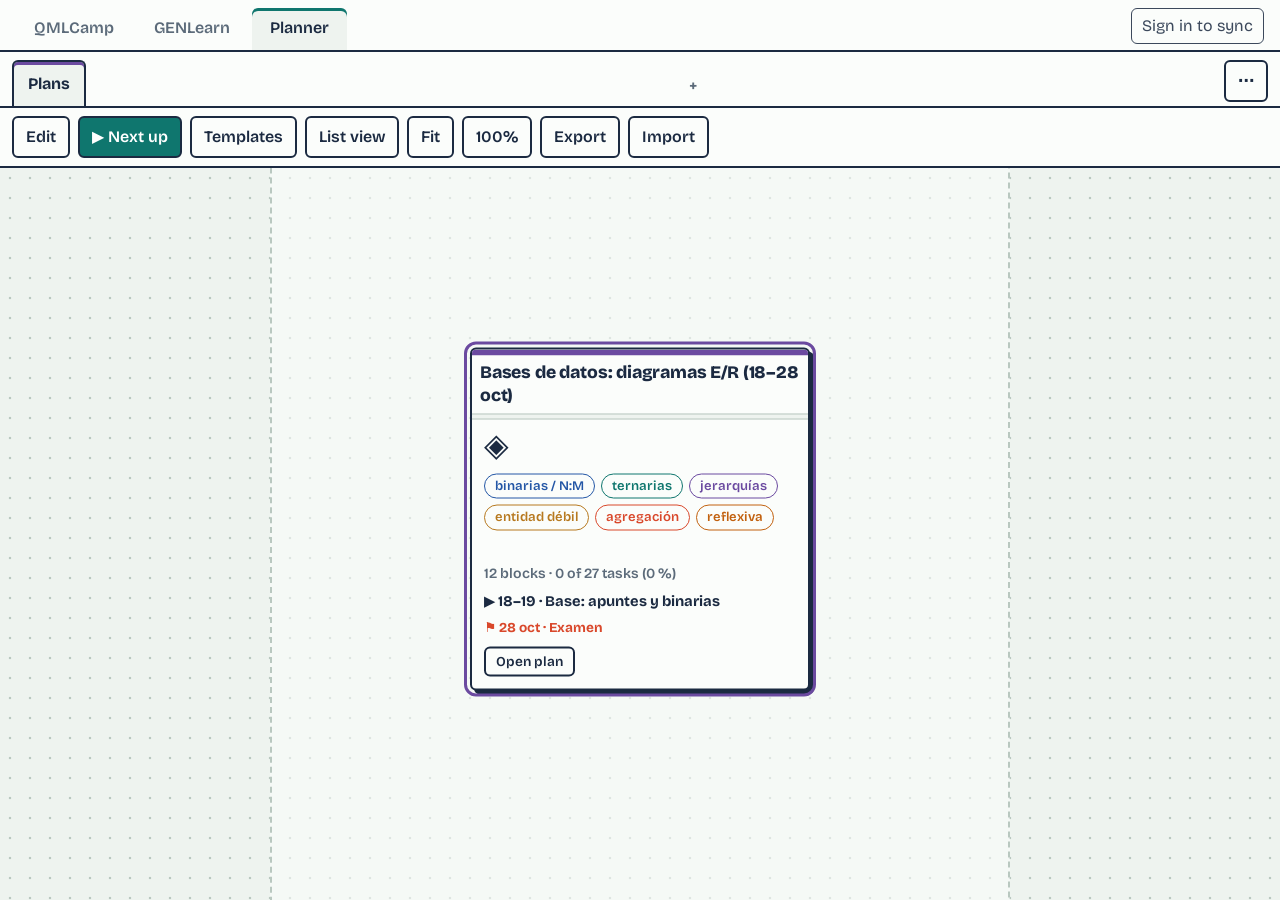
<file: planner/index.html>
<!DOCTYPE html>
<html lang="es">
  <head>
    <meta charset="utf-8">
    <meta name="viewport" content="width=device-width, initial-scale=1">
    <title>Planner</title>
    <link rel="stylesheet" href="https://fonts.googleapis.com/css2?family=Bricolage+Grotesque:wght@400;600;800&display=swap">
    <link rel="stylesheet" href="planner.css">
  </head>
  <body>
    <nav class="tabs" aria-label="Sites">
      <a href="../index.html">QMLCamp</a>
      <a href="../genlearn/index.html">GENLearn</a>
      <a href="index.html" class="on" aria-current="page">Planner</a>
    </nav>
    <div id="notice" class="notice" role="status" hidden></div>
    <div id="cats" class="cats"></div>
    <div id="toolbar" class="bar tool" role="toolbar" aria-label="Planner tools"></div>
    <main id="view" class="stage"></main>
    <script src="../js/ui.js"></script>
    <script src="../js/sync-config.js"></script>
    <script src="../js/sync.js"></script>
    <script src="core/registry.js"></script>
    <script src="modules/tasks.js"></script>
    <script src="modules/note.js"></script>
    <script src="modules/links.js"></script>
    <script src="modules/list.js"></script>
    <script src="modules/time.js"></script>
    <script src="modules/milestone.js"></script>
    <script src="modules/heading.js"></script>
    <script src="modules/markdown-note.js"></script>
    <script src="modules/date-countdown.js"></script>
    <script src="modules/progress.js"></script>
    <script src="modules/table.js"></script>
    <script src="modules/code.js"></script>
    <script src="modules/quote.js"></script>
    <script src="modules/image.js"></script>
    <script src="modules/rating.js"></script>
    <script src="modules/habit-row.js"></script>
    <script src="modules/card-link.js"></script>
    <script src="modules/divider.js"></script>
    <script src="modules/file-ref.js"></script>
    <script src="modules/sticky-note.js"></script>
    <script src="modules/todo.js"></script>
    <script src="modules/kanban.js"></script>
    <script src="modules/calendar.js"></script>
    <script src="modules/drawing.js"></script>
    <script src="modules/index.js"></script>
    <script>
      (function(){
        var files = window.PLANNER_MODULE_FILES || [];
        files.forEach(function(f){
          if(!f) return;
          var s = document.createElement('script');
          s.src = f;
          document.body.appendChild(s);
        });
      })();
    </script>
    <script src="core/model.js"></script>
    <script src="core/migrate.js"></script>
    <script src="core/store.js"></script>
    <script src="core/history.js"></script>
    <script src="templates.js"></script>
    <script src="ui-kit.js"></script>
    <script src="ui-card.js"></script>
    <script src="ui-list.js"></script>
    <script src="canvas.js"></script>
    <script src="planner.js"></script>
  </body>
</html>
</file>
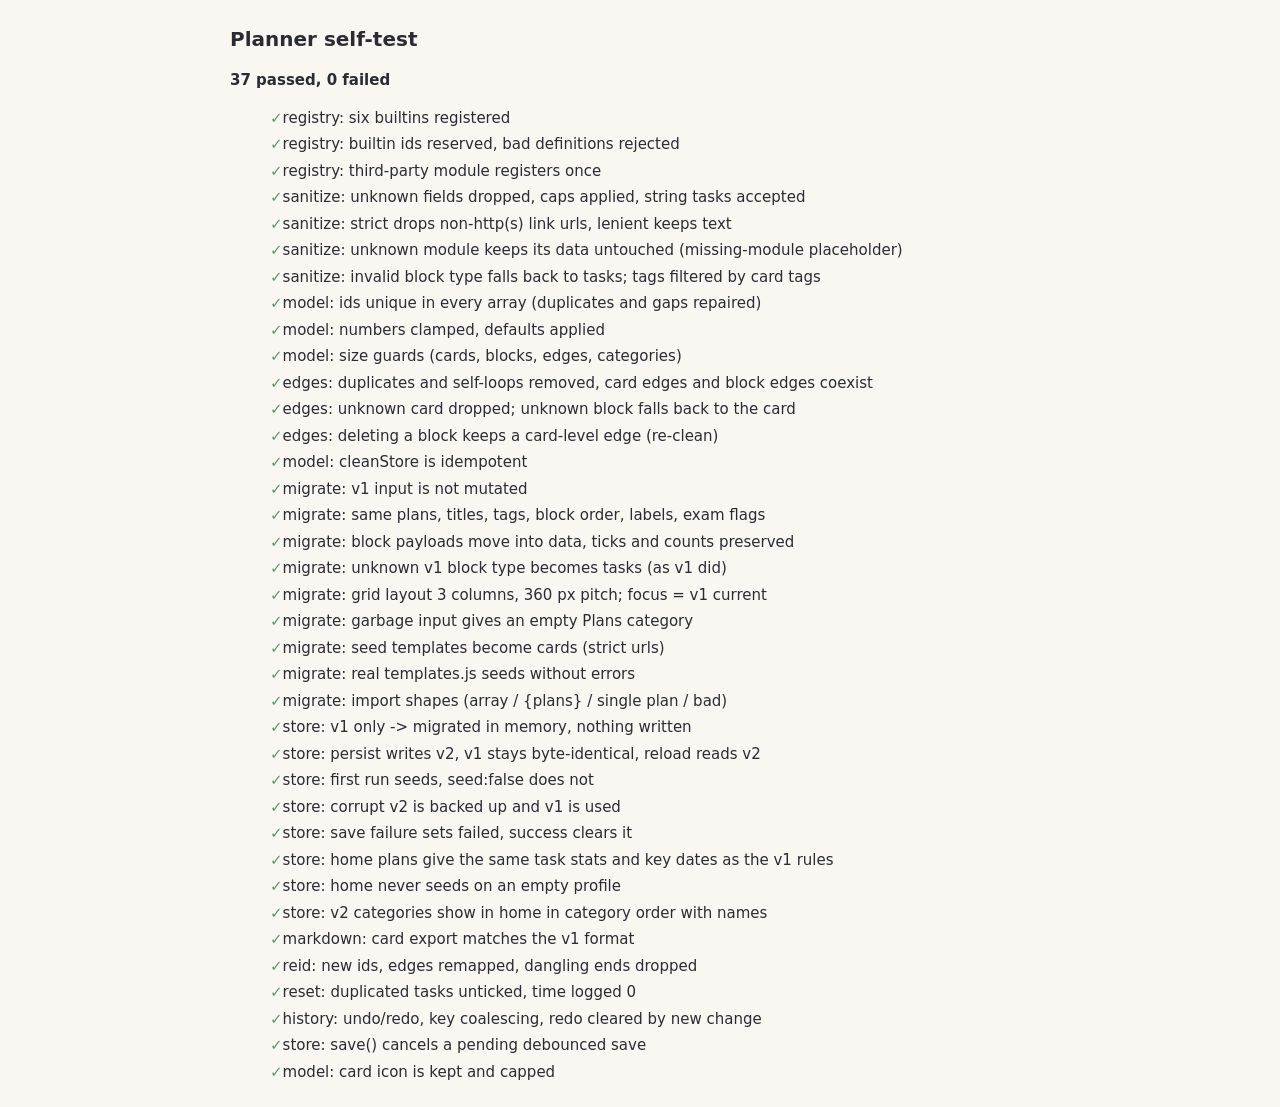
<file: planner/selftest.html>
<!DOCTYPE html>
<html lang="en">
  <head>
    <meta charset="utf-8">
    <meta name="viewport" content="width=device-width, initial-scale=1">
    <title>Planner self-test</title>
    <style>
      body { font: 15px/1.5 system-ui, sans-serif; margin: 24px auto; max-width: 820px; padding: 0 16px; background: #faf7f2; color: #2b2b33; }
      @media (prefers-color-scheme: dark) { body { background: #1e1e24; color: #e8e6ee; } }
      h1 { font-size: 20px; }
      li { margin: 4px 0; list-style: none; }
      .ok::before { content: '\2713 '; color: #5a9a6e; }
      .bad::before { content: '\2717 '; color: #c0525e; }
      pre { white-space: pre-wrap; margin: 2px 0 8px 18px; color: #c0525e; font-size: 13px; }
      #sum { font-weight: 700; }
    </style>
  </head>
  <body>
    <h1>Planner self-test</h1>
    <p id="sum">Running…</p>
    <ul id="out"></ul>
    <script src="core/registry.js"></script>
    <script src="modules/tasks.js"></script>
    <script src="modules/note.js"></script>
    <script src="modules/links.js"></script>
    <script src="modules/list.js"></script>
    <script src="modules/time.js"></script>
    <script src="modules/milestone.js"></script>
    <script src="core/model.js"></script>
    <script src="core/migrate.js"></script>
    <script src="core/store.js"></script>
    <script src="core/history.js"></script>
    <script src="templates.js"></script>
    <script src="selftest.js"></script>
    <script>
      (function () {
        var out = document.getElementById('out'), pass = 0, fail = 0;
        PlannerSelfTest(function (name, ok, detail) {
          ok ? pass++ : fail++;
          var li = document.createElement('li');
          li.className = ok ? 'ok' : 'bad';
          li.textContent = name;
          if (!ok) {
            var pre = document.createElement('pre');
            pre.textContent = detail;
            li.appendChild(pre);
          }
          out.appendChild(li);
        });
        document.getElementById('sum').textContent = pass + ' passed, ' + fail + ' failed';
        document.title = (fail ? 'FAIL ' : 'PASS ') + document.title;
        window.__selftest = { pass: pass, fail: fail };
      })();
    </script>
  </body>
</html>
</file>
<file: planner/planner.css>
/* Planner: same aubergine/pastel mood as GENLearn, self-contained (works from file://). */
/* Study-plan look: graph paper, ink edges, hard shadows; light + dark. */
:root {
  color-scheme: light dark;
  --bg: #eef3ef;
  --grid: #d5e0da;
  --bg2: #fbfdfb;
  --card: #fbfdfb;
  --line: #b9c8c0;
  --edge: #1b2a41;
  --text: #1b2a41;
  --mut: #5c6b7a;
  --ink: #fff;
  --rose: #d9482b;
  --butter: #b7791f;
  --sage: #0f766e;
  --sky: #2457a6;
  --lav: #6b4aa0;
  --peach: #c2610f;
  --sans: 'Bricolage Grotesque', system-ui, -apple-system, 'Segoe UI', sans-serif;
  --serif: var(--sans);
}
@media (prefers-color-scheme: dark) {
  :root {
    --bg: #141c26;
    --grid: #1f2b38;
    --bg2: #1b2633;
    --card: #1b2633;
    --line: #33465a;
    --edge: #8fb3d4;
    --text: #e8eef4;
    --mut: #9db0c2;
    --ink: #0f1720;
    --rose: #ff8a6d;
    --butter: #e9b84f;
    --sage: #5fd1c4;
    --sky: #8db6f2;
    --lav: #c0a6ee;
    --peach: #f6c3a0;
  }
}
* {
  box-sizing: border-box;
}
html {
  min-height: 100%;
}
body {
  min-height: 100vh;
  min-height: 100dvh;
}
html,
body {
  margin: 0;
  background: var(--bg);
  color: var(--text);
  font: 16px/1.5 var(--sans);
}
button,
input,
select {
  font: inherit;
  color: inherit;
}
button {
  cursor: pointer;
}
:focus-visible {
  outline: 3px solid var(--lav);
  outline-offset: 2px;
  border-radius: 6px;
}

.tabs {
  display: flex;
  gap: 4px;
  padding: 8px 16px 0;
  background: #14111d;
  border-bottom: 1px solid var(--line);
}
.tabs a {
  padding: 8px 18px;
  border-radius: 10px 10px 0 0;
  color: var(--mut);
  text-decoration: none;
  font-weight: 600;
}
.tabs a:hover {
  color: var(--text);
}
.tabs a.on {
  background: var(--bg);
  color: var(--sage);
  box-shadow: inset 0 3px 0 var(--sage);
}

.app {
  max-width: 820px;
  margin: 0 auto;
  padding: 20px 18px 72px;
}
.notice {
  background: var(--rose);
  color: var(--ink);
  padding: 8px 12px;
  border-radius: 8px;
  margin-bottom: 14px;
  font-weight: 600;
}

.bar {
  display: flex;
  flex-wrap: wrap;
  gap: 8px;
  align-items: center;
  margin-bottom: 22px;
}
.bar select {
  background: var(--card);
  border: 1px solid var(--line);
  border-radius: 8px;
  padding: 7px 10px;
  min-width: 0;
  max-width: 100%;
  flex: 1 1 200px;
}
.btn {
  background: var(--card);
  border: 1px solid var(--line);
  border-radius: 8px;
  padding: 7px 12px;
  font-weight: 600;
}
.btn:hover {
  border-color: var(--sage);
}
.btn.main {
  background: var(--sage);
  color: var(--ink);
  border-color: var(--sage);
}
.btn.danger:hover {
  border-color: var(--rose);
  color: var(--rose);
}

.empty {
  text-align: center;
  padding: 70px 10px;
  color: var(--mut);
}
.empty h1 {
  font: 600 1.8rem var(--serif);
  color: var(--text);
  margin: 0 0 8px;
}

.title {
  width: 100%;
  background: transparent;
  border: 0;
  border-bottom: 2px dashed var(--line);
  font: 700 clamp(1.6rem, 5vw, 2.3rem) var(--serif);
  padding: 4px 0;
  margin-bottom: 14px;
}
.title:focus {
  border-bottom-color: var(--sage);
  outline: 0;
}
.prog {
  display: flex;
  align-items: center;
  gap: 12px;
  margin-bottom: 18px;
}
.prog b {
  min-width: 3.2em;
  font-size: 1.1rem;
}
.prog span {
  color: var(--mut);
  font-size: 0.9rem;
}
.meter {
  flex: 1;
  height: 10px;
  background: var(--card);
  border-radius: 6px;
  overflow: hidden;
}
.meter i {
  display: block;
  height: 100%;
  width: 0;
  background: var(--sage);
  transition: width 0.3s;
}

.tagbox {
  background: var(--bg2);
  border: 1px solid var(--line);
  border-radius: 10px;
  padding: 12px 14px;
  margin-bottom: 28px;
}
.tagbox h2 {
  margin: 0 0 8px;
  font-size: 0.95rem;
  color: var(--mut);
  font-weight: 600;
}
.chips {
  display: flex;
  flex-wrap: wrap;
  gap: 6px;
}
.chip {
  --c: var(--lav);
  font-size: 0.82rem;
  font-weight: 600;
  padding: 2px 10px;
  border-radius: 99px;
  border: 1.5px solid var(--c);
  color: var(--c);
  background: transparent;
  display: inline-flex;
  align-items: center;
  gap: 6px;
}
.chip.off {
  opacity: 0.45;
}
.chip.on {
  background: var(--c);
  color: var(--ink);
}
.chip button.x {
  background: none;
  border: 0;
  padding: 0 2px;
  line-height: 1;
  color: inherit;
}
.chip[data-c='rose'] {
  --c: var(--rose);
}
.chip[data-c='butter'] {
  --c: var(--butter);
}
.chip[data-c='sage'] {
  --c: var(--sage);
}
.chip[data-c='sky'] {
  --c: var(--sky);
}
.chip[data-c='lav'] {
  --c: var(--lav);
}
.chip[data-c='peach'] {
  --c: var(--peach);
}
button.chip {
  cursor: pointer;
}
.newtag {
  display: flex;
  flex-wrap: wrap;
  gap: 8px;
  align-items: center;
  margin-top: 10px;
}
.newtag input[type='text'] {
  background: var(--card);
  border: 1px solid var(--line);
  border-radius: 8px;
  padding: 5px 9px;
  width: 11em;
}
.sw {
  display: flex;
  gap: 4px;
}
.sw button {
  width: 22px;
  height: 22px;
  border-radius: 50%;
  border: 2px solid transparent;
  padding: 0;
}
.sw button[aria-pressed='true'] {
  border-color: var(--text);
}
.sw button[data-c='rose'] {
  background: var(--rose);
}
.sw button[data-c='butter'] {
  background: var(--butter);
}
.sw button[data-c='sage'] {
  background: var(--sage);
}
.sw button[data-c='sky'] {
  background: var(--sky);
}
.sw button[data-c='lav'] {
  background: var(--lav);
}
.sw button[data-c='peach'] {
  background: var(--peach);
}

ol.line {
  list-style: none;
  margin: 0;
  padding: 0;
  position: relative;
}
ol.line::before {
  content: '';
  position: absolute;
  left: 37px;
  top: 30px;
  bottom: 30px;
  border-left: 3px solid var(--line);
}
.blk {
  position: relative;
  display: grid;
  grid-template-columns: 76px 1fr;
  gap: 10px;
  margin-bottom: 22px;
}
.node {
  position: relative;
  width: 76px;
  height: 76px;
  display: grid;
  place-items: center;
  z-index: 1;
}
.node svg {
  position: absolute;
  inset: 0;
  width: 100%;
  height: 100%;
}
.node polygon {
  fill: var(--card);
  stroke: var(--mut);
  stroke-width: 3;
}
.node input {
  position: relative;
  width: 52px;
  background: transparent;
  border: 0;
  text-align: center;
  font-weight: 700;
  font-size: 0.78rem;
  padding: 0;
}
.node input::placeholder {
  color: var(--mut);
  font-weight: 400;
}
.blk.done .node polygon {
  fill: var(--sage);
  stroke: var(--sage);
}
.blk.done .node input {
  color: var(--ink);
}
.blk.exam .node polygon {
  stroke: var(--rose);
  stroke-width: 4;
}
.blk.exam .card {
  border-color: var(--rose);
}

.card {
  background: var(--card);
  border: 1px solid var(--line);
  border-radius: 10px;
  padding: 10px 14px 8px;
  min-width: 0;
}
.head {
  display: flex;
  gap: 6px;
  align-items: center;
}
.head input {
  flex: 1;
  min-width: 0;
  background: transparent;
  border: 0;
  border-bottom: 1px dashed var(--line);
  font: 600 1.05rem var(--serif);
  padding: 3px 0;
}
.head input:focus {
  border-bottom-color: var(--sage);
  outline: 0;
}
.ic {
  background: transparent;
  border: 1px solid transparent;
  border-radius: 6px;
  width: 28px;
  height: 28px;
  padding: 0;
  color: var(--mut);
}
.ic:hover {
  border-color: var(--line);
  color: var(--text);
}
.ic.on {
  color: var(--rose);
}
.ic.del:hover {
  color: var(--rose);
}
.card .chips {
  margin: 8px 0 4px;
}
.hint {
  color: var(--mut);
  font-size: 0.85rem;
}
.task {
  display: flex;
  gap: 8px;
  align-items: center;
  padding: 3px 0;
}
.task input[type='checkbox'] {
  appearance: none;
  -webkit-appearance: none;
  flex: none;
  width: 20px;
  height: 20px;
  border: 2px solid var(--mut);
  border-radius: 5px;
  background: transparent;
  display: grid;
  place-items: center;
  margin: 0;
}
.task input[type='checkbox']:checked {
  background: var(--sage);
  border-color: var(--sage);
}
.task input[type='checkbox']:checked::after {
  content: '✓';
  color: var(--ink);
  font-weight: 800;
  font-size: 0.8rem;
  line-height: 1;
}
.task input[type='text'] {
  flex: 1;
  min-width: 0;
  background: transparent;
  border: 0;
  padding: 3px 0;
}
.task.done input[type='text'] {
  color: var(--mut);
  text-decoration: line-through;
}
.add {
  width: 100%;
  background: transparent;
  border: 1px dashed var(--line);
  border-radius: 8px;
  padding: 6px 10px;
  margin: 6px 0 2px;
}
.add:focus {
  border-color: var(--sage);
  outline: 0;
}
.addblk {
  margin-left: 86px;
}
@media (prefers-reduced-motion: reduce) {
  .meter i {
    transition: none;
  }
}

body {
  background-image:
    linear-gradient(var(--grid) 1px, transparent 1px),
    linear-gradient(90deg, var(--grid) 1px, transparent 1px);
  background-size: 28px 28px;
}
h1,
.title,
.head input,
.empty h1 {
  font-weight: 800;
  letter-spacing: -0.02em;
}
.tabs {
  background: var(--bg2);
  border-bottom: 2px solid var(--edge);
}
.tabs a {
  border-radius: 6px 6px 0 0;
}
.tabs a.on {
  background: var(--bg);
  color: var(--text);
  box-shadow: inset 0 3px 0 var(--sage);
}
.card,
.tagbox {
  background: var(--card);
  border: 2px solid var(--edge);
  border-radius: 6px;
  box-shadow: 4px 4px 0 var(--edge);
}
.blk.exam .card {
  border-color: var(--rose);
  box-shadow: 4px 4px 0 var(--rose);
}
.btn {
  border: 2px solid var(--edge);
  border-radius: 6px;
  background: var(--bg2);
}
.btn.main {
  background: var(--sage);
  border-color: var(--edge);
  color: var(--ink);
}
ol.line::before {
  border-left-color: var(--edge);
}
.node polygon {
  stroke: var(--edge);
}
.meter {
  height: 12px;
  border-radius: 2px;
  border: 2px solid var(--edge);
}
.task input[type='checkbox'] {
  border-color: var(--edge);
}
.bar select,
.newtag input[type='text'] {
  border: 2px solid var(--edge);
  border-radius: 6px;
}

/* block types, menus, toast */
summary.btn {
  display: inline-block;
  list-style: none;
  cursor: pointer;
}
summary.btn::-webkit-details-marker {
  display: none;
}
.menu {
  position: relative;
}
.menu .pop {
  position: absolute;
  z-index: 5;
  top: calc(100% + 4px);
  left: 0;
  display: grid;
  gap: 6px;
  min-width: 230px;
  padding: 8px;
  background: var(--bg2);
  border: 2px solid var(--edge);
  border-radius: 6px;
  box-shadow: 4px 4px 0 var(--edge);
}
.menu .pop .btn {
  text-align: left;
}
.btn.sm {
  padding: 3px 10px;
  font-size: 0.85rem;
}
.addrow {
  display: flex;
  flex-wrap: wrap;
  gap: 8px;
  margin-left: 86px;
}
.kind {
  flex: none;
  width: 24px;
  text-align: center;
  color: var(--mut);
}
.body .msg {
  width: 100%;
  background: transparent;
  border: 0;
  border-bottom: 1px dashed var(--line);
  padding: 4px 0;
}
.notearea {
  width: 100%;
  resize: none;
  overflow: hidden;
  background: transparent;
  border: 1px dashed var(--line);
  border-radius: 6px;
  padding: 8px;
  font: inherit;
  line-height: 1.5;
}
.notearea:focus {
  border-color: var(--sage);
  outline: 0;
}
.task.item {
  cursor: default;
}
.dot {
  flex: none;
  width: 20px;
  text-align: center;
  color: var(--mut);
}
.linkrow {
  display: grid;
  grid-template-columns: 1fr 1.4fr auto auto;
  gap: 6px;
  align-items: center;
  margin: 4px 0;
}
.linkrow input {
  min-width: 0;
  background: transparent;
  border: 0;
  border-bottom: 1px dashed var(--line);
  padding: 4px 0;
}
.ic.open {
  display: grid;
  place-items: center;
  text-decoration: none;
}
.ic.open[aria-disabled='true'] {
  opacity: 0.3;
  pointer-events: none;
}
.timebox {
  display: flex;
  align-items: center;
  gap: 12px;
  margin: 6px 0;
}
.timebox .meter {
  flex: 1;
}
.timectl {
  display: flex;
  flex-wrap: wrap;
  gap: 6px;
  align-items: center;
  margin-top: 6px;
}
.tgt {
  margin-left: auto;
  font-size: 0.85rem;
  color: var(--mut);
}
.tgt input {
  width: 5.5em;
  margin-left: 6px;
  background: transparent;
  border: 2px solid var(--edge);
  border-radius: 6px;
  padding: 2px 6px;
}
.blk.t-milestone .node polygon {
  fill: var(--butter);
  stroke: var(--edge);
}
.blk.t-milestone .node input {
  color: var(--ink);
}
.toast {
  position: fixed;
  left: 50%;
  bottom: calc(20px + env(safe-area-inset-bottom, 0px));
  transform: translate(-50%, 20px);
  background: var(--text);
  color: var(--bg);
  padding: 8px 16px;
  border-radius: 6px;
  opacity: 0;
  pointer-events: none;
  transition:
    opacity 0.2s,
    transform 0.2s;
  z-index: 20;
  max-width: 92vw;
}
.toast.show {
  opacity: 1;
  transform: translate(-50%, 0);
}
@media (prefers-reduced-motion: reduce) {
  .toast {
    transition: none;
  }
}

/* reading mode (default): plain text, no fields; only checkboxes and time buttons stay live */
.modehint {
  font-size: 0.88rem;
  color: var(--mut);
  border-left: 4px solid var(--butter);
  background: var(--bg2);
  padding: 6px 12px;
  border-radius: 0 6px 6px 0;
  margin-bottom: 14px;
}
h1.title.ro {
  border-bottom: 0;
  margin: 0 0 14px;
  padding: 0;
}
.chips.ro {
  margin-bottom: 26px;
}
.node .nlabel {
  position: relative;
  width: 52px;
  text-align: center;
  font-weight: 700;
  font-size: 0.78rem;
  overflow-wrap: anywhere;
}
.blk.done .node .nlabel,
.blk.t-milestone .node .nlabel {
  color: var(--ink);
}
.btitle {
  flex: 1;
  min-width: 0;
  margin: 0;
  font: 800 1.1rem/1.3 var(--serif);
  letter-spacing: -0.01em;
  padding: 3px 0;
}
.keydate {
  flex: none;
  font-size: 0.78rem;
  font-weight: 700;
  color: var(--rose);
}
.task .txt {
  flex: 1;
  min-width: 0;
  padding: 3px 0;
}
.task.done .txt {
  color: var(--mut);
  text-decoration: line-through;
}
.noteread {
  white-space: pre-wrap;
  padding: 4px 0 6px;
}
.msgread {
  margin: 4px 0 6px;
}
.rlist,
.rlinks {
  margin: 4px 0 6px;
  padding-left: 22px;
}
.rlinks a {
  color: var(--sky);
  font-weight: 600;
}
.reading .card {
  padding-bottom: 12px;
}

/* ---- UX pass ---- */
.nextup {
  font-size: 12px;
  font-weight: 700;
  padding: 2px 8px;
  border-radius: 999px;
  background: var(--edge);
  color: var(--bg);
  margin-left: 8px;
  white-space: nowrap;
}
.blk.flash .card {
  animation: flash 1.6s ease-out;
}
@keyframes flash {
  0% {
    box-shadow: 0 0 0 4px var(--sage);
  }
  100% {
    box-shadow: 0 0 0 0 transparent;
  }
}
a:focus-visible,
button:focus-visible,
input:focus-visible,
select:focus-visible,
textarea:focus-visible,
summary:focus-visible {
  outline: 3px solid #4c9ffe;
  outline-offset: 2px;
}
@media (max-width: 700px) {
  .btn,
  select,
  summary.btn {
    min-height: 44px;
  }
  .ic {
    min-width: 44px;
    min-height: 44px;
  }
}
@media (prefers-reduced-motion: reduce) {
  .blk.flash .card {
    animation: none;
  }
}

/* ===== P1: canvas, categories, toolbar ===== */
html,
body {
  height: 100%;
}
body {
  display: flex;
  flex-direction: column;
  height: 100dvh;
  min-height: 0;
  overflow: hidden;
}
.notice {
  margin: 8px 12px 0;
}
.cats {
  display: flex;
  align-items: flex-end;
  gap: 6px;
  padding: 8px 12px 0;
  background: var(--bg2);
  border-bottom: 2px solid var(--edge);
}
.cattabs {
  display: flex;
  gap: 4px;
  overflow-x: auto;
  flex: 1;
  min-width: 0;
  scrollbar-width: thin;
}
.cat {
  flex: none;
  background: transparent;
  border: 2px solid transparent;
  border-bottom: 0;
  border-radius: 6px 6px 0 0;
  padding: 6px 14px;
  font-weight: 700;
  color: var(--mut);
  white-space: nowrap;
}
.cat:hover {
  color: var(--text);
}
.cat.on {
  background: var(--bg);
  color: var(--text);
  border-color: var(--edge);
  box-shadow: inset 0 3px 0 var(--ac, var(--lav));
}
.cat[data-c='rose'] { --ac: var(--rose); }
.cat[data-c='butter'] { --ac: var(--butter); }
.cat[data-c='sage'] { --ac: var(--sage); }
.cat[data-c='sky'] { --ac: var(--sky); }
.cat[data-c='lav'] { --ac: var(--lav); }
.cat[data-c='peach'] { --ac: var(--peach); }
.cat.add {
  padding: 6px 12px;
}
.catmenu {
  align-self: center;
  margin-bottom: 4px;
}
.catmenu .pop {
  left: auto;
  right: 0;
}
.bar.tool {
  margin: 0;
  padding: 8px 12px;
  background: var(--bg2);
  border-bottom: 2px solid var(--edge);
  position: relative;
  z-index: 6;
}
.stage {
  flex: 1;
  min-height: 0;
  position: relative;
}
.stage.scroll {
  overflow: auto;
}
.listwrap {
  max-width: 820px;
  margin: 0 auto;
  padding: 20px 18px 72px;
}
.emptyhint {
  position: absolute;
  inset: 0;
  display: grid;
  place-content: center;
  text-align: center;
  color: var(--mut);
  pointer-events: none;
  padding: 24px;
}
.emptyhint h1 {
  margin: 0 0 6px;
  font-size: 1.6rem;
}
.emptyhint p {
  margin: 0;
}

.vp {
  position: absolute;
  inset: 0;
  overflow: hidden;
  touch-action: none;
  cursor: grab;
  outline: 0;
  background-color: var(--bg);
  background-image: radial-gradient(circle, var(--line) 1.4px, transparent 1.6px);
  background-size: 20px 20px;
  user-select: none;
  -webkit-user-select: none;
}
.vp.panning {
  cursor: grabbing;
}
.vp.editing {
  cursor: crosshair;
}
.vp.editing.panning {
  cursor: grabbing;
}
.world {
  position: absolute;
  left: 0;
  top: 0;
  width: 0;
  height: 0;
  transform-origin: 0 0;
  will-change: transform;
}
.pc {
  position: absolute;
  display: flex;
  flex-direction: column;
  background: var(--card);
  border: 2px solid var(--edge);
  border-radius: 6px;
  box-shadow: 4px 4px 0 var(--edge);
  cursor: default;
  user-select: text;
  -webkit-user-select: text;
  --ac: var(--lav);
}
.pc[data-c='rose'] { --ac: var(--rose); }
.pc[data-c='butter'] { --ac: var(--butter); }
.pc[data-c='sage'] { --ac: var(--sage); }
.pc[data-c='sky'] { --ac: var(--sky); }
.pc[data-c='lav'] { --ac: var(--lav); }
.pc[data-c='peach'] { --ac: var(--peach); }
.pc.sel {
  outline: 3px solid var(--ac);
  outline-offset: 3px;
}
.pc:focus-visible {
  outline: 3px solid #4c9ffe;
  outline-offset: 3px;
}
.chead {
  display: flex;
  align-items: center;
  gap: 4px;
  padding: 6px 8px;
  border-top: 6px solid var(--ac);
  border-radius: 4px 4px 0 0;
  flex: none;
}
.vp.editing .chead {
  cursor: move;
}
.grip {
  color: var(--mut);
  padding: 0 4px;
  cursor: move;
  touch-action: none;
}
.ctitle {
  flex: 1;
  min-width: 0;
  margin: 0;
  font: 800 1.1rem/1.3 var(--serif);
  letter-spacing: -0.01em;
  overflow-wrap: anywhere;
}
.ctitle-in {
  flex: 1;
  min-width: 0;
  background: transparent;
  border: 0;
  border-bottom: 1px dashed var(--line);
  font: 800 1.05rem var(--serif);
  padding: 3px 0;
}
.ctitle-in:focus {
  border-bottom-color: var(--sage);
  outline: 0;
}
.cprog {
  flex: none;
  font-size: 0.8rem;
  font-weight: 700;
  color: var(--mut);
}
.cmeter {
  height: 6px;
  background: var(--bg);
  border-top: 1px solid var(--line);
  border-bottom: 1px solid var(--line);
  flex: none;
}
.cmeter i {
  display: block;
  height: 100%;
  width: 0;
  background: var(--sage);
  transition: width 0.3s;
}
.cbody {
  padding: 8px 12px 12px;
  min-height: 0;
}
.pc.fixed .cbody {
  flex: 1;
  overflow: auto;
}
.pc.collapsed {
  height: auto !important;
}
.rz {
  position: absolute;
  right: 0;
  bottom: 0;
  width: 22px;
  height: 22px;
  cursor: nwse-resize;
  touch-action: none;
  background: linear-gradient(135deg, transparent 50%, var(--edge) 50%, var(--edge) 58%, transparent 58%, transparent 72%, var(--edge) 72%, var(--edge) 80%, transparent 80%);
}
.pc .tagbox {
  box-shadow: none;
  border-width: 1px;
  margin-bottom: 10px;
  padding: 8px 10px;
}
.cb {
  margin: 0 0 10px;
  padding: 8px 0 0;
  border-top: 1px dashed var(--line);
}
.cb:first-child {
  border-top: 0;
  padding-top: 0;
}
.cb .head {
  gap: 4px;
  flex-wrap: wrap;
}
.cb .btitle {
  font: 700 1rem/1.3 var(--serif);
}
.cb.exam {
  border-left: 4px solid var(--rose);
  padding-left: 8px;
}
.cb.done .btitle {
  color: var(--mut);
  text-decoration: line-through;
}
.blabel-ro {
  flex: none;
  font-size: 0.72rem;
  font-weight: 700;
  padding: 1px 6px;
  border: 1.5px solid var(--edge);
  border-radius: 999px;
}
.cb .head input.blabel {
  flex: none;
  width: 70px;
  font: 600 0.8rem var(--sans);
}
.btitle-in {
  flex: 1;
  min-width: 90px;
}
.cb .chips {
  margin: 6px 0 4px;
}
.cb .body {
  margin-top: 4px;
}
.flash {
  animation: flash2 1.6s ease-out;
}
@keyframes flash2 {
  0% { box-shadow: 0 0 0 4px var(--sage); background: color-mix(in srgb, var(--sage) 18%, transparent); }
  100% { box-shadow: 0 0 0 0 transparent; background: transparent; }
}
.listview .addrow {
  margin-left: 86px;
}
.pc .addrow {
  margin: 10px 0 0;
}
@media (max-width: 700px) {
  .cat,
  .grip {
    min-height: 44px;
  }
  .rz {
    width: 32px;
    height: 32px;
  }
  .bar.tool {
    flex-wrap: nowrap;
    overflow-x: auto;
  }
  .bar.tool > * {
    flex: none;
  }
  .bar.tool .menu .pop {
    position: fixed;
    top: auto;
    left: 12px;
    right: 12px;
    bottom: 12px;
  }
}
@media (prefers-reduced-motion: reduce) {
  .cmeter i,
  .flash {
    transition: none;
    animation: none;
  }
}

/* cover cards */
.cover {
  display: grid;
  gap: 6px;
}
.cover p {
  margin: 0;
}
.cstat {
  font-size: 0.88rem;
  color: var(--mut);
  font-weight: 600;
}
.cnext {
  font-weight: 700;
  font-size: 0.92rem;
}
.ckey {
  color: var(--rose);
  font-weight: 700;
  font-size: 0.85rem;
}
.cover .open {
  justify-self: start;
  margin-top: 2px;
}
.pc {
  cursor: pointer;
}

/* ---- P2: bounded board, links, ports, card icon */
.board {
  position: absolute;
  pointer-events: none;
  background: color-mix(in srgb, var(--bg2) 55%, transparent);
  border: 2px dashed var(--line);
  border-radius: 10px;
}
.edges {
  position: absolute;
  overflow: visible;
  pointer-events: none;
  z-index: 0;
}
.edge .line {
  fill: none;
  stroke-width: 2.5;
  stroke-linecap: round;
  opacity: 0.85;
}
.edge.hl .line {
  stroke-width: 3.5;
  opacity: 1;
}
.edge.sel .line {
  stroke-width: 4.5;
  opacity: 1;
  filter: drop-shadow(0 0 3px var(--edge));
}
.edge .hit {
  fill: none;
  stroke: transparent;
  stroke-width: 16;
  pointer-events: stroke;
  cursor: pointer;
}
.edge text {
  fill: var(--text);
  font-size: 13px;
  text-anchor: middle;
  paint-order: stroke;
  stroke: var(--bg);
  stroke-width: 4px;
  pointer-events: none;
}
.edges .tmp {
  fill: none;
  stroke: var(--edge);
  stroke-width: 2.5;
  stroke-dasharray: 6 5;
}
.port {
  position: absolute;
  width: 16px;
  height: 16px;
  margin: -8px 0 0 -8px;
  border-radius: 50%;
  background: var(--bg);
  border: 2px solid var(--edge);
  cursor: crosshair;
  touch-action: none;
  opacity: 0;
  z-index: 3;
  pointer-events: none;
}
.p-top { left: 50%; top: 0; }
.p-bottom { left: 50%; top: 100%; }
.p-left { left: 0; top: 50%; }
.p-right { left: 100%; top: 50%; }
.vp.editing .pc:hover .port,
.vp.editing .pc.sel .port,
.vp.editing .pc:focus-within .port { opacity: 1; pointer-events: auto; }
.port:hover { background: var(--ac, var(--sage)); transform: scale(1.25); }
.pc.ltarget { outline: 3px dashed var(--sage); outline-offset: 3px; }
@media (pointer: coarse) {
  .port { width: 24px; height: 24px; margin: -12px 0 0 -12px; }
}
.cicon {
  font-size: 2rem;
  line-height: 1;
  margin: 2px 0 6px;
  user-select: none;
}
summary.cicon.edit {
  display: inline-block;
  cursor: pointer;
  list-style: none;
  padding: 2px 6px;
  border: 2px dashed var(--line);
  border-radius: 6px;
}
summary.cicon.edit::-webkit-details-marker { display: none; }
.pop.icons {
  grid-template-columns: repeat(6, 1fr);
  min-width: 260px;
}
.pop.icons .btn { text-align: center; padding: 4px; }
.pop.icons .btn.wide { grid-column: span 3; }

/* P3 additions */
.hn{width:100%;border:none;background:transparent;font:800 18px/1.2 'Bricolage Grotesque',system-ui;color:var(--ink);padding:4px 0}
.codearea{width:100%;font:12px/1.4 ui-monospace,monospace;background:rgba(255,255,255,.4);border:1px solid var(--edge);border-radius:10px;padding:8px;resize:vertical}
.ptbl{width:100%;border-collapse:collapse}
.ptbl td{border:1px solid var(--edge);padding:0}
.ptbl input{width:100%;border:none;background:transparent;padding:6px}
.pdiv{border:none;border-top:1px dashed var(--edge);margin:10px 0}
.pimg{max-width:100%;border-radius:12px;display:block;margin:6px 0}
.rate button{background:transparent;border:none;font-size:18px;color:var(--edge);cursor:pointer}
.rate button.on{color:var(--ink)}
.hrow{display:flex;gap:6px;flex-wrap:wrap;margin-top:6px}
.hrow button{border:1px solid var(--edge);background:transparent;border-radius:8px;padding:4px 8px;cursor:pointer}
.hrow button.on{background:var(--sage)}
.stick{width:100%;height:100%;min-height:140px;border:none;background:transparent;resize:none;font:14px/1.4 'Bricolage Grotesque',system-ui}
.tlist{display:flex;flex-direction:column;gap:6px}
.trow{display:flex;align-items:center;gap:8px}
.trow.done .ttx{text-decoration:line-through;opacity:.6}
.kanban{display:flex;gap:10px;overflow:auto}
.kcol{flex:0 0 160px;border:1px solid var(--edge);border-radius:12px;background:rgba(255,255,255,.4);padding:8px;display:flex;flex-direction:column;gap:6px}
.khead{font-weight:700}
.kcard{border:1px solid var(--edge);border-radius:10px;padding:6px 8px;background:#fff}
.kadd{border:none;background:transparent}
.cal{display:grid;grid-template-columns:repeat(7,1fr);gap:4px}
.cday{border:1px solid var(--edge);border-radius:8px;padding:6px;text-align:center}
.draw{width:100%;border:1px solid var(--edge);border-radius:12px;background:#fff}
.pmeter{display:flex;align-items:center;gap:10px}
.pmeter .bar{flex:1;height:8px;border-radius:999px;background:rgba(0,0,0,.06);overflow:hidden}
.pmeter .bar i{display:block;height:100%;background:var(--sage)}
</file>
